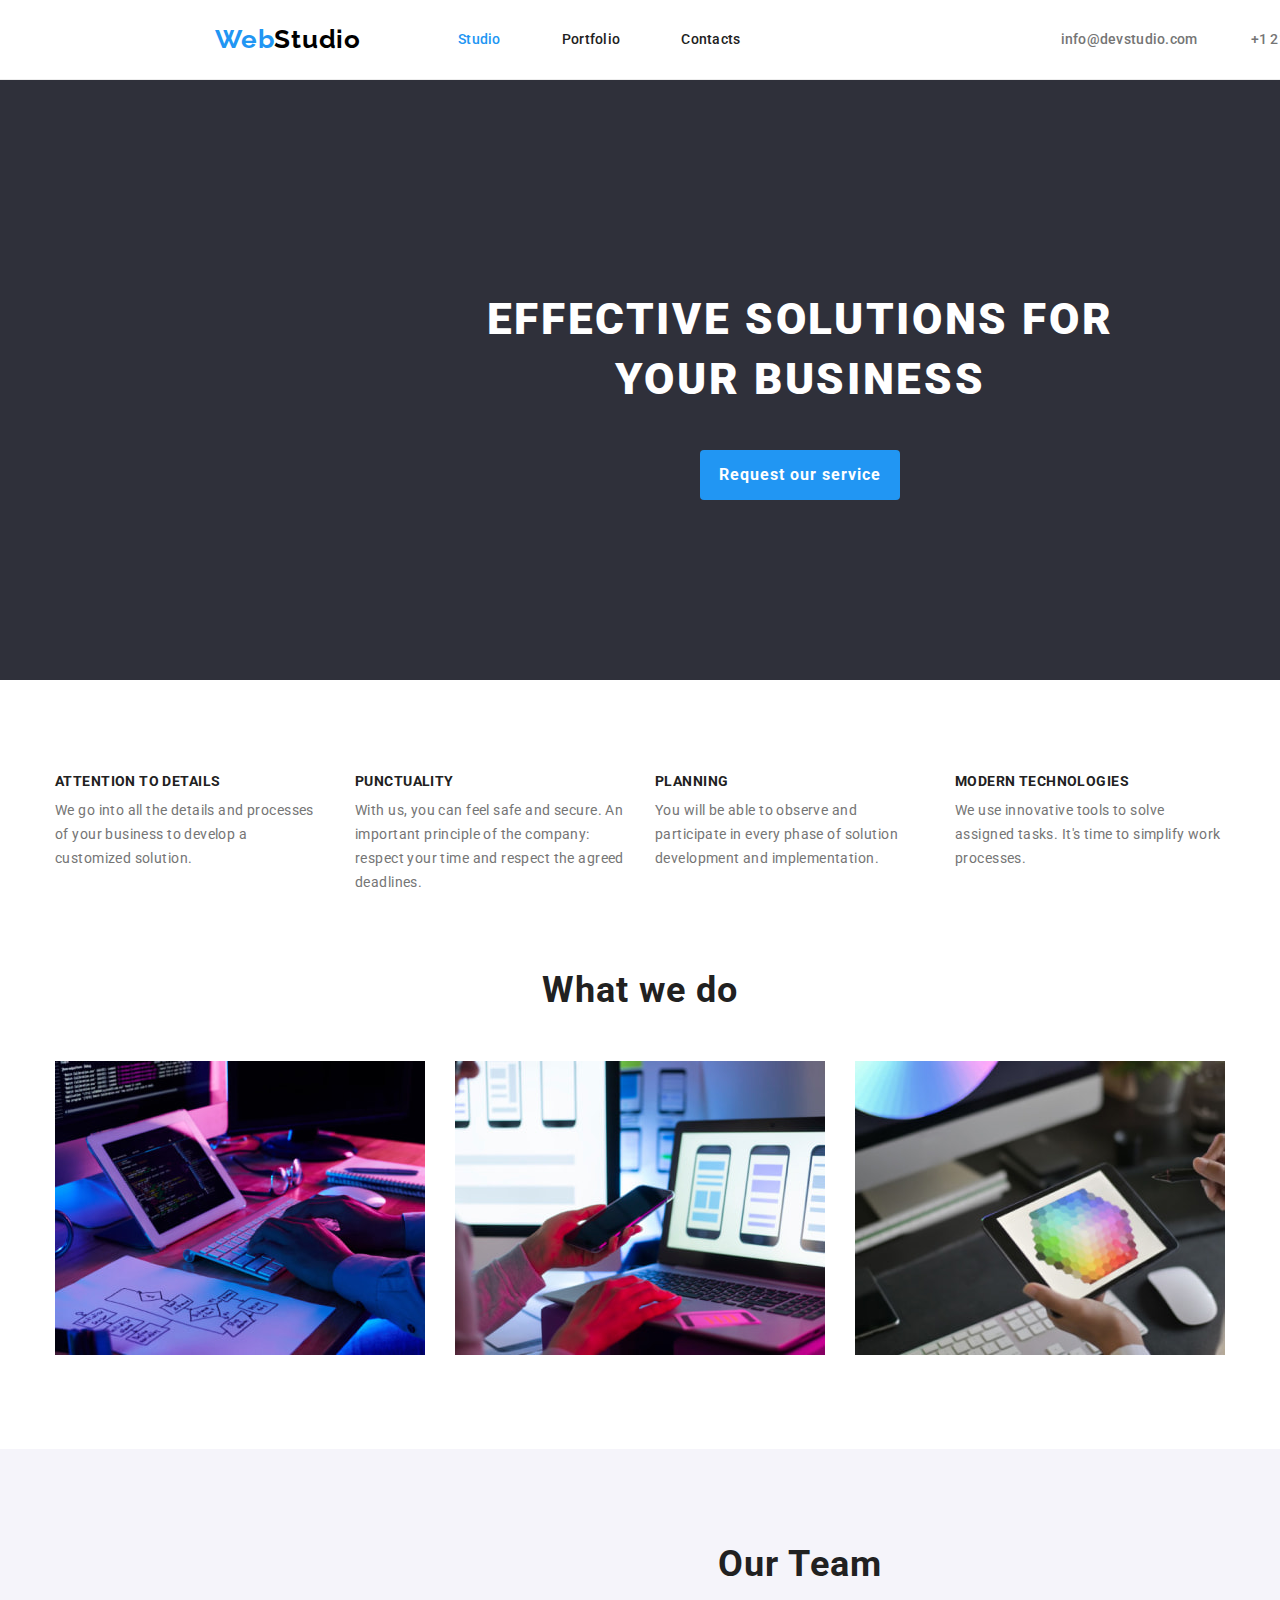
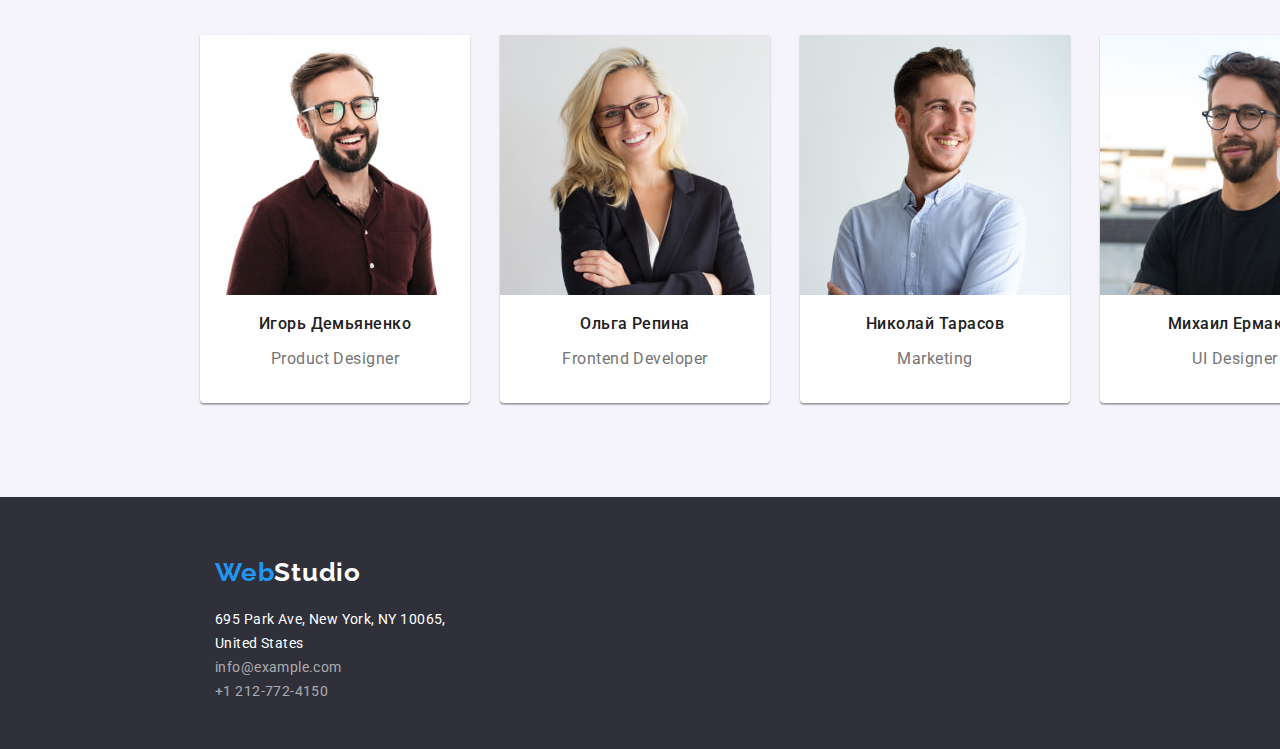
<file: index.html>
<!DOCTYPE html>
<html lang="en">
  <head>
    <meta charset="UTF-8" />
    <meta http-equiv="X-UA-Compatible" content="IE=edge" />
    <meta name="viewport" content="width=device-width, initial-scale=1.0" />
    <title>Studio</title>
    <link rel="stylesheet" href="./style/normalize.css" />
    <link rel="preconnect" href="https://fonts.googleapis.com" />
    <link rel="preconnect" href="https://fonts.gstatic.com" crossorigin />
    <link
      href="https://fonts.googleapis.com/css2?family=Raleway:wght@700&family=Roboto:wght@400;500;700;900&display=swap"
      rel="stylesheet"
    />
    <link rel="stylesheet" href="./style/index.css" />
  </head>
  <body>
    <header>
      <div class="header-content">
        <a href="./index.html" class="link logo"
          >Web<span class="logo-studio-dark">Studio</span></a
        >
        <nav class="nav">
          <ul class="list nav-list">
            <li class="nav-item">
              <a href="./index.html" class="link nav-link current">Studio</a>
            </li>
            <li class="nav-item">
              <a href="./portfolio.html" class="link nav-link">Portfolio</a>
            </li>
            <li class="nav-item">
              <a href="" class="link nav-link">Contacts</a>
            </li>
          </ul>
        </nav>
        <div class="header-contacts">
          <a href="mailto:info@devstudio.com" class="link nav-contact"
            >info@devstudio.com</a
          >
          <a href="tel:+12127724150" class="link nav-contact"
            >+1 212-772-4150</a
          >
        </div>
      </div>
    </header>
    <main>
      <section class="hero">
        <div class="hero-content">
          <h1 class="hero-title">EFFECTIVE SOLUTIONS FOR YOUR BUSINESS</h1>
          <button type="button" class="hero-btn">Request our service</button>
        </div>
      </section>
      <section class="features">
        <h2 class="visually-hidden">Features</h2>
        <ul class="list features-list">
          <li class="features-item">
            <h3 class="features-item-title">ATTENTION TO DETAILS</h3>
            <p class="features-text">
              We go into all the details and processes of your business to
              develop a customized solution.
            </p>
          </li>
          <li class="features-item">
            <h3 class="features-item-title">PUNCTUALITY</h3>
            <p class="features-text">
              With us, you can feel safe and secure. An important principle of
              the company: respect your time and respect the agreed deadlines.
            </p>
          </li>
          <li class="features-item">
            <h3 class="features-item-title">PLANNING</h3>
            <p class="features-text">
              You will be able to observe and participate in every phase of
              solution development and implementation.
            </p>
          </li>
          <li class="features-item">
            <h3 class="features-item-title">MODERN TECHNOLOGIES</h3>
            <p class="features-text">
              We use innovative tools to solve assigned tasks. It's time to
              simplify work processes.
            </p>
          </li>
        </ul>
      </section>
      <section class="process">
        <h2 class="process-title">What we do</h2>
        <ul class="list process-list">
          <li class="process-item">
            <a href="" class="link process-link">
              <img
                src="./images/index/coding.jpg"
                alt="coding"
                class="process-image"
                width="370"
              />
            </a>
          </li>
          <li class="process-item">
            <a href="" class="link process-link">
              <img
                src="./images/index/flexibility-development.jpg"
                alt="flexibility development"
                class="process-image"
                width="370"
              />
            </a>
          </li>
          <li class="process-item">
            <a href="" class="link process-link">
              <img
                src="./images/index/design.jpg"
                alt="designing"
                class="process-image"
                width="370"
              />
            </a>
          </li>
        </ul>
      </section>
      <section class="team">
        <div class="team-content">
          <h2 class="team-title">Our Team</h2>
          <ul class="list team-list">
            <li class="team-member">
              <img
                src="./images/index/member1.jpg"
                alt="team member 1 photo"
                class="team-member-photo"
                width="270"
              />
              <h3 class="team-member-name">Игорь Демьяненко</h3>
              <p class="team-member-position">Product Designer</p>
            </li>
            <li class="team-member">
              <img
                src="./images/index/member2.jpg"
                alt="team member 2 photo"
                class="team-member-photo"
                width="270"
              />
              <h3 class="team-member-name">Ольга Репина</h3>
              <p class="team-member-position">Frontend Developer</p>
            </li>
            <li class="team-member">
              <img
                src="./images/index/member3.jpg"
                alt="team member 3 photo"
                class="team-member-photo"
                width="270"
              />
              <h3 class="team-member-name">Николай Тарасов</h3>
              <p class="team-member-position">Marketing</p>
            </li>
            <li class="team-member">
              <img
                src="./images/index/member4.jpg"
                alt="team member 4 photo"
                class="team-member-photo"
                width="270"
              />
              <h3 class="team-member-name">Михаил Ермаков</h3>
              <p class="team-member-position">UI Designer</p>
            </li>
          </ul>
        </div>
      </section>
    </main>
    <footer class="footer">
      <a href="./index.html" class="link logo"
        >Web<span class="logo-studio-white">Studio</span></a
      >
      <address class="footer-address">
        <p class="location">
          695 Park Ave, New York, NY 10065,<br />
          United States
        </p>
        <ul class="list footer-contacts">
          <li>
            <a class="link footer-contact" href="mailto:info@example.com"
              >info@example.com</a
            >
          </li>
          <li>
            <a class="link footer-contact" href="tel:+12127724150"
              >+1 212-772-4150</a
            >
          </li>
        </ul>
      </address>
    </footer>
  </body>
</html>
</file>
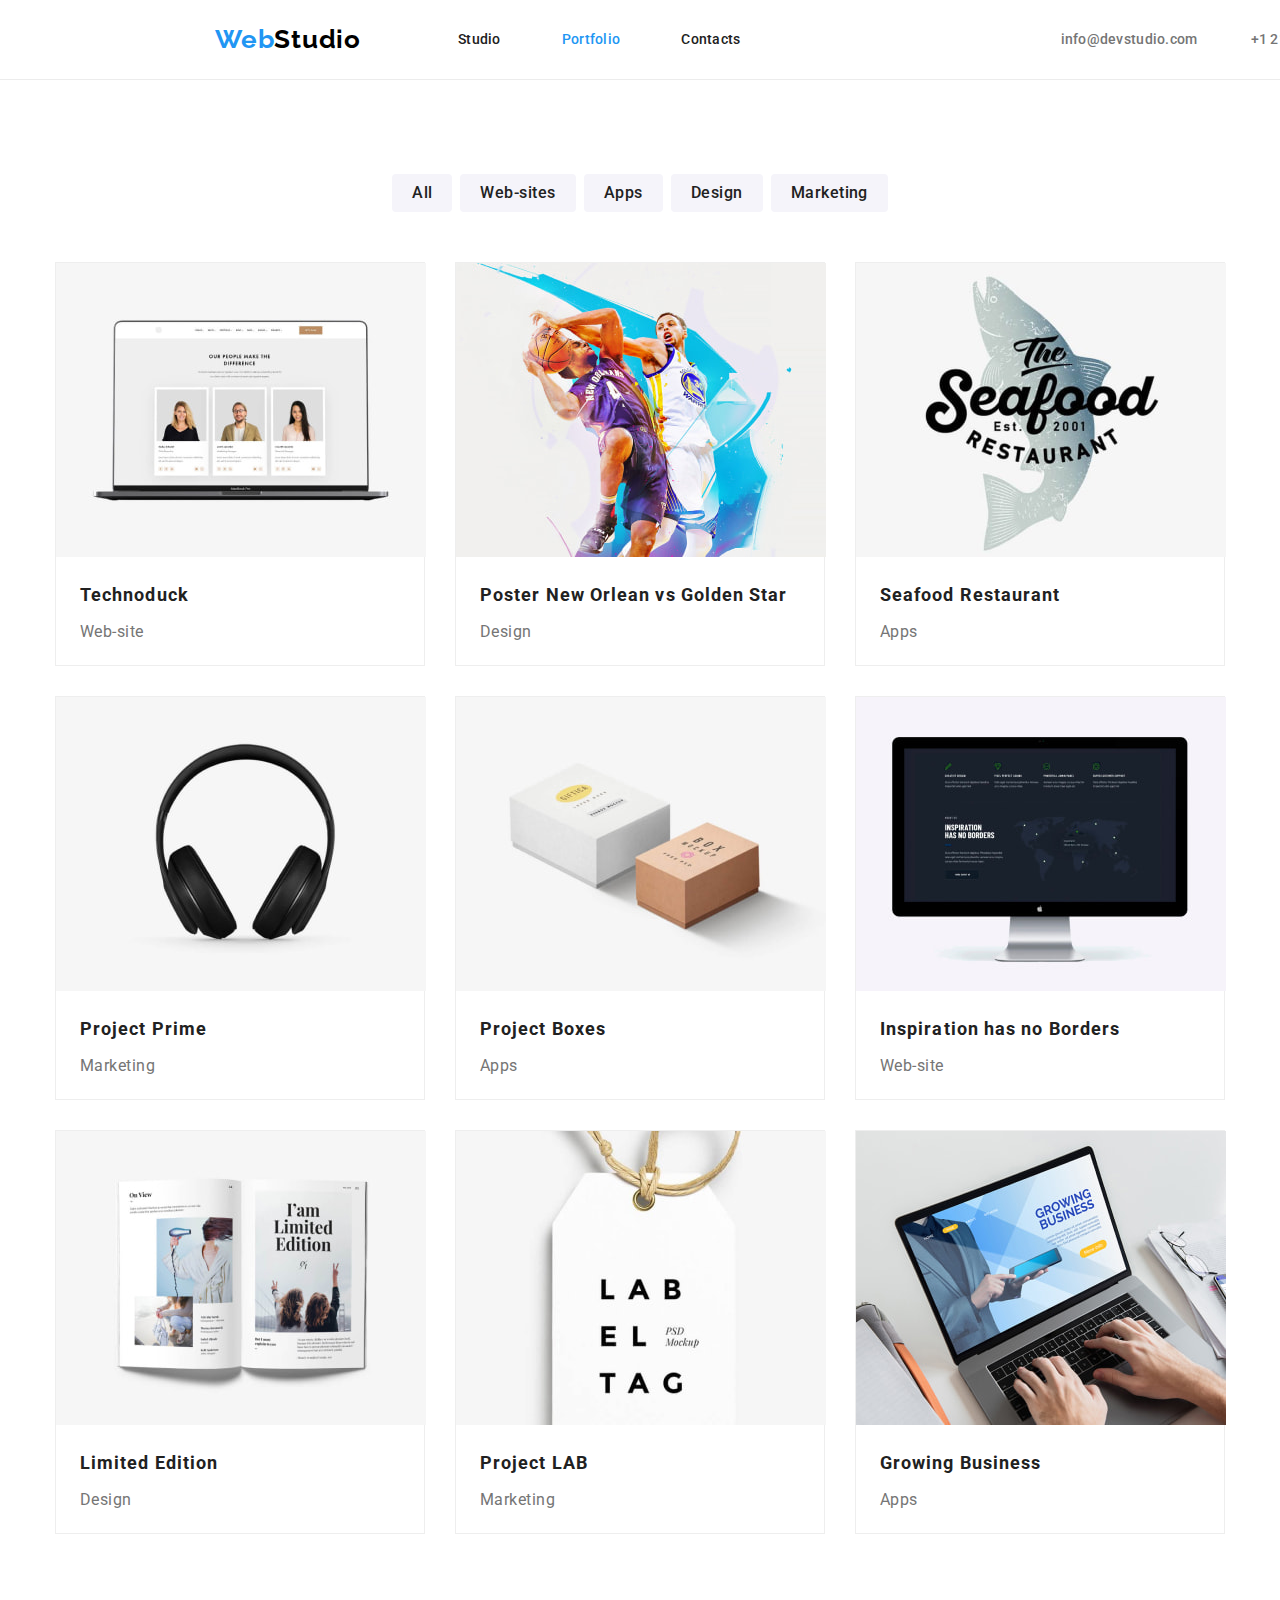
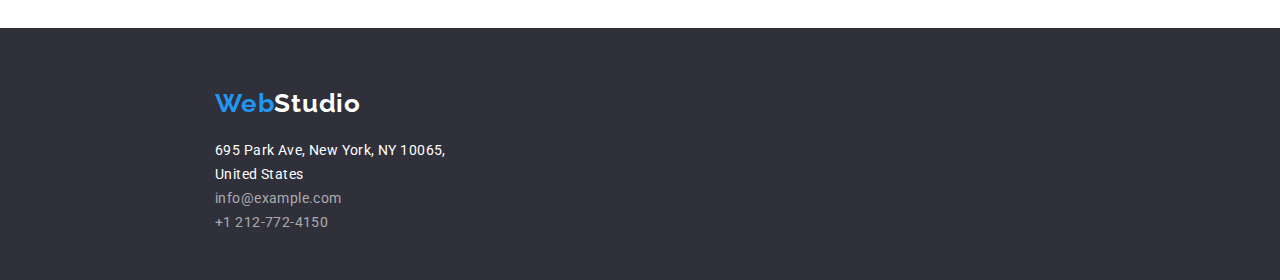
<file: portfolio.html>
<!DOCTYPE html>
<html lang="en">
  <head>
    <meta charset="UTF-8" />
    <meta http-equiv="X-UA-Compatible" content="IE=edge" />
    <meta name="viewport" content="width=device-width, initial-scale=1.0" />
    <title>Portfolio</title>
    <link rel="stylesheet" href="./style/normalize.css" />
    <link rel="preconnect" href="https://fonts.googleapis.com" />
    <link rel="preconnect" href="https://fonts.gstatic.com" crossorigin />
    <link
      href="https://fonts.googleapis.com/css2?family=Raleway:wght@700&family=Roboto:wght@400;500;700;900&display=swap"
      rel="stylesheet"
    />
    <link rel="stylesheet" href="./style/index.css" />
  </head>
  <body>
    <header>
      <div class="header-content">
        <a href="./index.html" class="link logo"
          >Web<span class="logo-studio-dark">Studio</span></a
        >
        <nav class="nav">
          <ul class="list nav-list">
            <li class="nav-item">
              <a href="./index.html" class="link nav-link">Studio</a>
            </li>
            <li class="nav-item">
              <a href="./portfolio.html" class="link nav-link current"
                >Portfolio</a
              >
            </li>
            <li class="nav-item">
              <a href="" class="link nav-link">Contacts</a>
            </li>
          </ul>
        </nav>
        <div class="header-contacts">
          <a href="mailto:info@devstudio.com" class="link nav-contact"
            >info@devstudio.com</a
          >
          <a href="tel:+12127724150" class="link nav-contact"
            >+1 212-772-4150</a
          >
        </div>
      </div>
    </header>
    <main>
      <section class="works">
        <div class="works-content">
          <h1 class="works-title visually-hidden">Works</h1>
          <ul class="list btn-list">
            <li class="btn-item">
              <button type="button" class="works-btn">All</button>
            </li>
            <li class="btn-item">
              <button type="button" class="works-btn">Web-sites</button>
            </li>
            <li class="btn-item">
              <button type="button" class="works-btn">Apps</button>
            </li>
            <li class="btn-item">
              <button type="button" class="works-btn">Design</button>
            </li>
            <li class="btn-item">
              <button type="button" class="works-btn">Marketing</button>
            </li>
          </ul>
          <ul class="list works-list">
            <li class="works-item">
              <a href="" class="link works-link">
                <img
                  src="./images/portfolio/technoduck.jpg"
                  alt="Technoduck"
                  class="works-img"
                  width="370"
                />
                <h2 class="works-name">Technoduck</h2>
                <p class="works-type">Web-site</p>
              </a>
            </li>
            <li class="works-item">
              <a href="" class="link works-link">
                <img
                  src="./images/portfolio/poster new orlean vs golden star.jpg"
                  alt="Poster New Orlean vs Golden Star"
                  class="works-img"
                  width="370"
                />
                <h2 class="works-name">Poster New Orlean vs Golden Star</h2>
                <p class="works-type">Design</p>
              </a>
            </li>
            <li class="works-item">
              <a href="" class="link works-link">
                <img
                  src="./images/portfolio/seafood restaurant .jpg"
                  alt="Seafood Restaurant "
                  class="works-img"
                  width="370"
                />
                <h2 class="works-name">Seafood Restaurant</h2>
                <p class="works-type">Apps</p>
              </a>
            </li>
            <li class="works-item">
              <a href="" class="link works-link">
                <img
                  src="./images/portfolio/project prime.jpg"
                  alt="Project Prime"
                  class="works-img"
                  width="370"
                />
                <h2 class="works-name">Project Prime</h2>
                <p class="works-type">Marketing</p>
              </a>
            </li>
            <li class="works-item">
              <a href="" class="link works-link">
                <img
                  src="./images/portfolio/project boxes.jpg"
                  alt="Project Boxes"
                  class="works-img"
                  width="370"
                />
                <h2 class="works-name">Project Boxes</h2>
                <p class="works-type">Apps</p>
              </a>
            </li>
            <li class="works-item">
              <a href="" class="link works-link">
                <img
                  src="./images/portfolio/inspiration has no borders.jpg"
                  alt="Inspiration has no Borders"
                  class="works-img"
                  width="370"
                />
                <h2 class="works-name">Inspiration has no Borders</h2>
                <p class="works-type">Web-site</p>
              </a>
            </li>
            <li class="works-item">
              <a href="" class="link works-link">
                <img
                  src="./images/portfolio/limited edition.jpg"
                  alt="Limited Edition"
                  class="works-img"
                  width="370"
                />
                <h2 class="works-name">Limited Edition</h2>
                <p class="works-type">Design</p>
              </a>
            </li>
            <li class="works-item">
              <a href="" class="link works-link">
                <img
                  src="./images/portfolio/project lab.jpg"
                  alt="Project LAB"
                  class="works-img"
                  width="370"
                />
                <h2 class="works-name">Project LAB</h2>
                <p class="works-type">Marketing</p>
              </a>
            </li>
            <li class="works-item">
              <a href="" class="link works-link">
                <img
                  src="./images/portfolio/growing business.jpg"
                  alt="Growing Business"
                  class="works-img"
                  width="370"
                />
                <h2 class="works-name">Growing Business</h2>
                <p class="works-type">Apps</p>
              </a>
            </li>
          </ul>
        </div>
      </section>
    </main>
    <footer class="footer">
      <a href="./index.html" class="link logo"
        >Web<span class="logo-studio-white">Studio</span></a
      >
      <address class="footer-address">
        <p class="location">
          695 Park Ave, New York, NY 10065,<br />
          United States
        </p>
        <ul class="list footer-contacts">
          <li>
            <a class="link footer-contact" href="mailto:info@example.com"
              >info@example.com</a
            >
          </li>
          <li>
            <a class="link footer-contact" href="tel:+12127724150"
              >+1 212-772-4150</a
            >
          </li>
        </ul>
      </address>
    </footer>
  </body>
</html>
</file>
<file: style/index.css>
.visually-hidden {
  position: absolute;
  white-space: nowrap;
  width: 1px;
  height: 1px;
  overflow: hidden;
  border: 0;
  padding: 0;
  clip: rect(0 0 0 0);
  clip-path: inset(50%);
  margin: -1px;
}

:root {
  --primary-color: #2f303a;
  --secondary-color: #f5f4fa;
  --accent-color: #2196f3;
  --common-white: #ffffff;
  --main-font: 'Roboto', sans-serif;
  --text-size: 14px;
  --main-text-color: #757575;
  --main-header-color: #212121;
}

h2,
h3 {
  color: var(--main-header-color);
}

body {
  background-color: var(--common-white);
  font-family: var(--main-font), sans-serif;
  color: var(--main-text-color);
  font-size: var(--text-size);
}

.list {
  list-style: none;
  padding: 0%;
}

.link {
  text-decoration: none;
}

/* Header */

header {
  width: 1600px;
  height: 80px;
  display: flex;
  padding: 32px 215px;
  box-sizing: border-box;
  background-color: var(--common-white);
  margin: auto;
  /* border-style: solid;
  border-color: #ececec;
  border-width: 1px; */
  border-bottom: 1px solid #ececec;
}

.header-content {
  display: flex;
  align-items: center;
}

.logo {
  margin-right: 97px;
  font-family: 'Raleway';
  font-weight: 700;
  font-size: 26px;
  line-height: 1.19;
  letter-spacing: 0.03em;
  color: var(--accent-color);
}

.logo-studio-dark {
  color: #000000;
}

.nav {
  margin-right: 320px;
}

.nav-list {
  display: flex;
  font-weight: 500;
  font-size: 14px;
  line-height: 1.14;
  letter-spacing: 0.02em;
  margin: 0;
}

.nav-item {
  margin-right: 61px;
}

.nav-item:last-child {
  margin-right: 0;
}

.nav-link {
  color: var(--main-header-color);
}

.nav-link:hover,
.nav-link:focus,
.nav-contact:hover,
.nav-contact:focus,
.footer-contact:hover,
.footer-contact:focus {
  color: var(--accent-color);
}

.current {
  color: var(--accent-color);
}

.nav-contact {
  color: var(--main-text-color);
  font-weight: 500;
  font-size: 14px;
  line-height: 1.14;
  letter-spacing: 0.02em;
}

.nav-contact:first-child {
  margin-right: 50px;
}

/* Hero */

.hero {
  width: 1600px;
  height: 600px;
  background-color: var(--primary-color);
  display: flex;
  align-items: center;
  justify-content: center;
  color: var(--common-white);
  margin: 0 auto;
}

.hero-content {
  width: 696px;
}

.hero-title {
  font-weight: 900;
  font-size: 44px;
  line-height: 1.36;
  text-align: center;
  letter-spacing: 0.06em;
  text-transform: uppercase;
  margin-bottom: 40px;
}

.hero-btn,
.works-btn {
  cursor: pointer;
}

.hero-btn {
  margin: 0 auto;
  display: block;
  font-weight: 700;
  font-size: 16px;
  line-height: 1.88;
  letter-spacing: 0.06em;
  color: var(--common-white);
  width: 200px;
  height: 50px;
  background: var(--accent-color);
  border-radius: 4px;
  border: none;
}

/* Features */

.features {
  width: 1170px;
  height: 101px;
  display: block;
  margin: 94px auto;
}

.features-list {
  display: flex;
  margin: 0;
}

.features-item {
  margin-right: 30px;
}

.features-item:last-child {
  margin-right: 0;
}

.features-item-title {
  font-weight: 700;
  font-size: 14px;
  line-height: 1.14;
  letter-spacing: 0.03em;
  text-transform: uppercase;
  margin: 0;
  margin-bottom: 10px;
  width: 270px;
  height: 15px;
}
.features-text {
  line-height: 1.71;
  letter-spacing: 0.03em;
  margin: 0;
  width: 270px;
  height: 75px;
}

/* Process */

.process {
  width: 1170px;
  height: 386px;
  display: block;
  margin: 94px auto;
}
.process-title {
  margin: 0 auto 50px;
  font-weight: 700;
  font-size: 36px;
  line-height: 1.17;
  text-align: center;
  letter-spacing: 0.03em;

  color: #212121;
}
.process-list {
  display: flex;
}
.process-item {
  margin-right: 30px;
}

/* Team */

.team {
  width: 1600px;
  height: 648px;
  background-color: var(--secondary-color);
  margin: 94px auto 0;
}

.team-content {
  display: block;
  padding-top: 94px;
}

.team-title {
  text-align: center;
  font-weight: 700;
  font-size: 36px;
  line-height: 1.17;
  letter-spacing: 0.03em;
  margin: 0;
}

.team-list {
  display: flex;
  justify-content: center;
  margin-top: 50px;
}
.team-member {
  width: 270px;
  height: 368px;
  background-color: var(--common-white);
  margin-right: 30px;
  box-shadow: 0px 1px 3px rgba(0, 0, 0, 0.12), 0px 1px 1px rgba(0, 0, 0, 0.14),
    0px 2px 1px rgba(0, 0, 0, 0.2);
  border-radius: 0px 0px 4px 4px;
}

.team-member-name {
  font-weight: 500;
}
.team-member-name,
.team-member-position {
  font-size: 16px;
  line-height: 1.19;
  text-align: center;
  letter-spacing: 0.03em;
}

/* Footer */

.footer {
  width: 1600px;
  height: 252px;
  background-color: var(--primary-color);
  margin: auto;
  padding-left: 215px;
  padding-top: 60px;
  box-sizing: border-box;
}

.logo-studio-white {
  color: var(--common-white);
}

.footer-address {
  margin-top: 20px;
  font-style: normal;
}

.location {
  line-height: 1.71;
  letter-spacing: 0.03em;
  color: var(--common-white);
  margin: 0;
}

.footer-contacts {
  margin: 0;
}

.footer-contact {
  line-height: 1.71;
  letter-spacing: 0.03em;
  color: rgba(255, 255, 255, 0.6);
  margin-top: 9px;
}

/* Portfolio - works */

.works {
  width: 1170px;
  height: 1360px;
  margin: 94px auto;
  display: block;
}

.works-content {
  display: block;
}

.btn-list {
  display: flex;
  justify-content: center;
  margin: 0;
  height: 54px;
}

.works-list {
  display: flex;
  justify-content: center;
  flex-wrap: wrap;
  width: 1170px;
  margin-top: 34px;
}

.works-btn {
  height: 38px;
  padding: 0 20px;
  background-color: var(--secondary-color);
  border-radius: 4px;
  font-weight: 500;
  font-size: 16px;
  line-height: 1.62;
  text-align: center;
  letter-spacing: 0.03em;
  color: var(--main-header-color);
  border: none;
}

.btn-item {
  margin-right: 8px;
}

.btn-item:last-child {
  margin-right: 0;
}

.works-btn:hover,
.works-btn:focus {
  background-color: var(--accent-color);
  color: var(--common-white);
}

.works-item {
  width: 370px;
  height: 404px;
  background-color: var(--common-white);
  border: 1px solid #eeeeee;
  margin-right: 30px;
  margin-bottom: 30px;
  box-sizing: border-box;
  display: block;
}

.works-item:nth-child(3n) {
  margin-right: 0;
}

.works-item:nth-last-child(-n + 3) {
  margin-bottom: 0;
}

.works-img {
  display: block;
}

.works-name {
  font-weight: 700;
  font-size: 18px;
  line-height: 2;
  letter-spacing: 0.06em;
  margin: 20px 0 0 24px;
}
.works-type {
  font-size: 16px;
  line-height: 1.88;
  letter-spacing: 0.03em;
  color: var(--main-text-color);
  margin: 4px 0 20px 24px;
}
</file>
